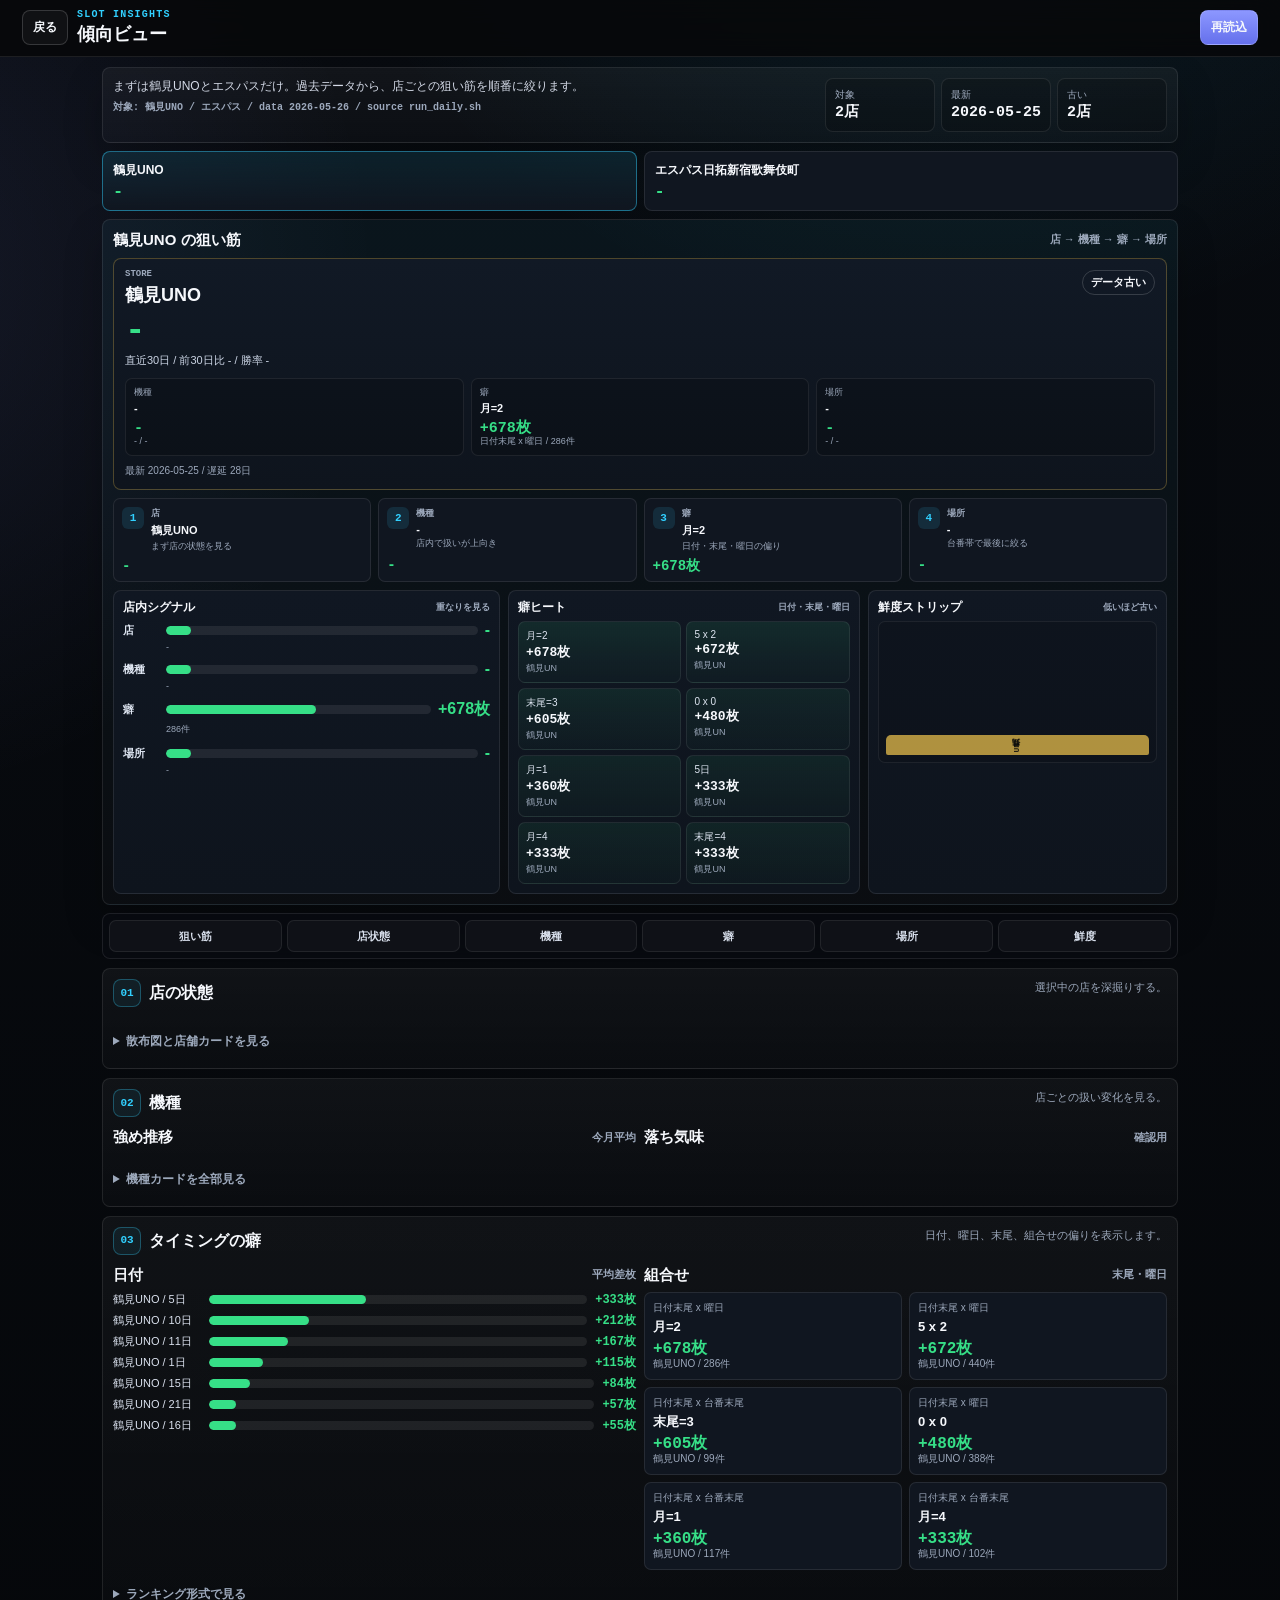
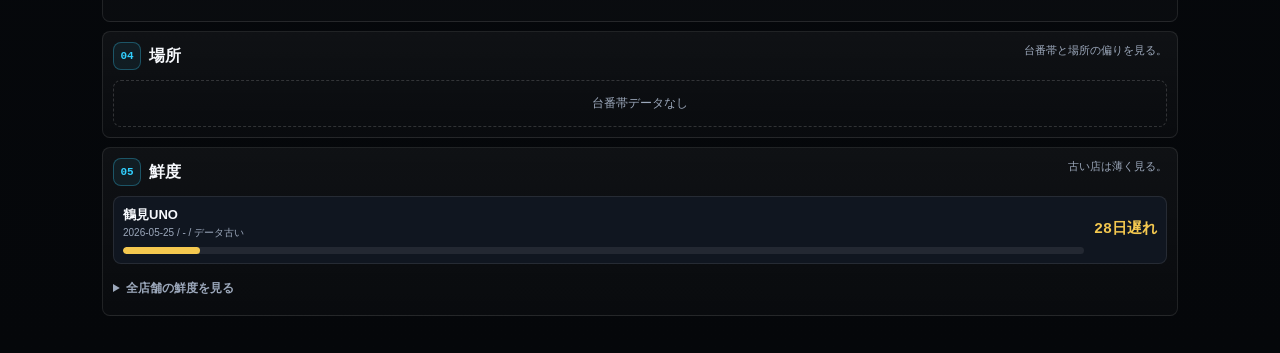
<file: insights/index.html>
<!DOCTYPE html>
<html lang="ja">
<head>
<meta charset="UTF-8">
<meta name="viewport" content="width=device-width, initial-scale=1.0">
<title>SLOT 傾向ビュー</title>
<link rel="stylesheet" href="./insights.css?v=1">
</head>
<body>
<header class="app-header">
  <a class="back-link" href="../index.html">戻る</a>
  <div>
    <div class="kicker">SLOT INSIGHTS</div>
    <h1>傾向ビュー</h1>
  </div>
  <button class="load-btn" id="reloadBtn" type="button">再読込</button>
</header>

<main>
  <section class="hero-panel">
    <div>
      <p class="hero-copy">まずは鶴見UNOとエスパスだけ。過去データから、店ごとの狙い筋を順番に絞ります。</p>
      <div class="status-line" id="statusLine">データ読込中...</div>
    </div>
    <div class="hero-stats" id="heroStats"></div>
  </section>

  <section class="store-switch-panel" id="storeSwitch"></section>

  <section class="snapshot-panel" id="snapshotView"></section>

  <nav class="section-nav" aria-label="分析ビュー">
    <a href="#snapshotView">狙い筋</a>
    <a href="#momentumSection">店状態</a>
    <a href="#modelSection">機種</a>
    <a href="#timingSection">癖</a>
    <a href="#bandSection">場所</a>
    <a href="#freshnessSection">鮮度</a>
  </nav>

  <section class="section-block compact" id="momentumSection">
    <div class="section-head">
      <div>
        <span>01</span>
        <h2>店の状態</h2>
      </div>
      <p>選択中の店を深掘りする。</p>
    </div>
    <div id="storeMomentumView"></div>
  </section>

  <section class="section-block compact" id="modelSection">
    <div class="section-head">
      <div>
        <span>02</span>
        <h2>機種</h2>
      </div>
      <p>店ごとの扱い変化を見る。</p>
    </div>
    <div id="modelView"></div>
  </section>

  <section class="section-block compact" id="timingSection">
    <div class="section-head">
      <div>
        <span>03</span>
        <h2>タイミングの癖</h2>
      </div>
      <p>日付、曜日、末尾、組合せの偏りを表示します。</p>
    </div>
    <div id="timingView"></div>
  </section>

  <section class="section-block compact" id="bandSection">
    <div class="section-head">
      <div>
        <span>04</span>
        <h2>場所</h2>
      </div>
      <p>台番帯と場所の偏りを見る。</p>
    </div>
    <div id="bandView"></div>
  </section>

  <section class="section-block compact" id="freshnessSection">
    <div class="section-head">
      <div>
        <span>05</span>
        <h2>鮮度</h2>
      </div>
      <p>古い店は薄く見る。</p>
    </div>
    <div id="freshnessView"></div>
  </section>
</main>

<script src="./insights.js?v=1"></script>
</body>
</html>
</file>
<file: insights/insights.css>
:root{
  --bg:#07090d;
  --panel:#10151d;
  --panel2:#151c27;
  --panel3:#0c1118;
  --line:rgba(255,255,255,.09);
  --line2:rgba(255,255,255,.16);
  --text:#f6f8fc;
  --muted:#9ca8bb;
  --plus:#36df87;
  --minus:#ff667c;
  --warn:#f4c84f;
  --accent:#8c97ff;
  --accent2:#31d0ff;
  --soft:#1d2634;
  --radius:8px;
  --mono:"SFMono-Regular","Menlo","Consolas",monospace;
  --sans:-apple-system,BlinkMacSystemFont,"Inter","Hiragino Sans","Yu Gothic",sans-serif;
}

*{box-sizing:border-box}
html,body{margin:0;min-height:100%;background:var(--bg);color:var(--text);font-family:var(--sans);letter-spacing:0}
html{scroll-behavior:smooth;scroll-padding-top:106px}
body{
  background:
    radial-gradient(circle at 75% -18%, rgba(49,208,255,.13), transparent 28%),
    radial-gradient(circle at -12% 14%, rgba(140,151,255,.11), transparent 24%),
    linear-gradient(180deg,#080b10 0%,#05070a 100%);
}
a{color:inherit}
button,select{font:inherit}

.app-header{
  position:sticky;top:0;z-index:10;
  display:grid;grid-template-columns:auto 1fr auto;gap:9px;align-items:center;
  padding:10px clamp(12px,3vw,22px);
  border-bottom:1px solid var(--line);
  background:rgba(7,8,10,.9);backdrop-filter:blur(14px);
}
.back-link,.load-btn{
  border:1px solid var(--line2);border-radius:var(--radius);
  background:rgba(255,255,255,.04);color:var(--text);text-decoration:none;
  padding:8px 10px;font-size:12px;font-weight:800;white-space:nowrap;
}
.load-btn{cursor:pointer;background:linear-gradient(180deg,#8c97ff,#6570ec)}
.kicker{color:var(--accent2);font:700 10px/1 var(--mono);letter-spacing:.12em}
h1{margin:3px 0 0;font-size:18px;line-height:1.25}

main{width:min(1120px,100%);margin:0 auto;padding:10px clamp(10px,2.6vw,22px) 28px}
.hero-panel,.snapshot-panel,.control-panel,.section-block{
  border:1px solid var(--line);border-radius:var(--radius);
  background:linear-gradient(180deg,rgba(255,255,255,.045),rgba(255,255,255,.018));
  box-shadow:0 18px 38px rgba(0,0,0,.22);
}
.hero-panel{display:grid;grid-template-columns:minmax(0,1fr) auto;gap:10px;padding:10px;margin-bottom:8px}
.hero-copy{margin:0;color:#d4dae7;font-size:12px;line-height:1.45}
.status-line{margin-top:6px;color:var(--muted);font:700 10px/1.35 var(--mono)}
.hero-stats{display:grid;grid-template-columns:repeat(3,minmax(72px,1fr));gap:6px;min-width:292px}
.hero-stat,.metric-card{
  min-width:0;border:1px solid var(--line);border-radius:var(--radius);
  background:rgba(0,0,0,.2);padding:9px;
}
.hero-stat span,.metric-card span,.mini-label{display:block;color:var(--muted);font-size:10px;line-height:1.35}
.hero-stat strong,.metric-card strong{display:block;margin-top:3px;font:800 15px/1.2 var(--mono);white-space:nowrap;overflow:hidden;text-overflow:ellipsis}

.snapshot-panel{padding:10px;margin-bottom:8px;background:linear-gradient(180deg,rgba(55,213,255,.055),rgba(255,255,255,.018))}
.snapshot-title{display:flex;align-items:center;justify-content:space-between;gap:10px;margin-bottom:8px}
.snapshot-title h2{font-size:15px}
.snapshot-title span{color:var(--muted);font-size:11px;font-weight:800}
.store-switch-panel{margin-bottom:8px}
.store-switcher{display:grid;grid-template-columns:repeat(2,minmax(0,1fr));gap:7px}
.store-switcher button{
  min-width:0;border:1px solid var(--line);border-radius:var(--radius);background:#101620;color:var(--text);
  padding:10px;text-align:left;cursor:pointer;
}
.store-switcher button.active{border-color:rgba(49,208,255,.45);background:linear-gradient(180deg,rgba(49,208,255,.12),#101620)}
.store-switcher span{display:block;font-size:12px;font-weight:900;white-space:nowrap;overflow:hidden;text-overflow:ellipsis}
.store-switcher b{display:block;margin-top:4px;font:900 17px/1 var(--mono)}
.store-plan-grid{display:grid;grid-template-columns:1fr;gap:8px}
.plan-card{
  border:1px solid var(--line);border-radius:var(--radius);background:linear-gradient(180deg,#111925,#0e141d);padding:11px;
}
.plan-card.up{border-color:rgba(54,223,135,.28);background:linear-gradient(180deg,rgba(54,223,135,.08),#101620)}
.plan-card.stale,.plan-card.thin{border-color:rgba(244,200,79,.28)}
.plan-head{display:flex;justify-content:space-between;gap:10px;align-items:start}
.plan-head span{display:block;color:var(--muted);font:900 9px/1 var(--mono)}
.plan-head strong{display:block;margin-top:5px;font-size:18px;line-height:1.25}
.plan-head b{border:1px solid var(--line2);border-radius:999px;padding:4px 8px;font-size:11px;white-space:nowrap}
.plan-main{margin-top:8px}
.plan-score{font:900 34px/1 var(--mono)}
.plan-main p{margin:5px 0 0;color:#cbd4e4;font-size:11px}
.plan-route{display:grid;grid-template-columns:repeat(3,minmax(0,1fr));gap:7px;margin-top:10px}
.signal-box{border:1px solid rgba(255,255,255,.08);border-radius:7px;background:rgba(0,0,0,.18);padding:8px;min-width:0}
.signal-box span,.signal-box small{display:block;color:var(--muted);font-size:9px;line-height:1.25}
.signal-box strong{display:block;margin-top:4px;font-size:11px;line-height:1.25;white-space:nowrap;overflow:hidden;text-overflow:ellipsis}
.signal-box b{display:block;margin-top:5px;font:900 15px/1 var(--mono)}
.plan-foot{margin-top:8px;color:var(--muted);font-size:10px}
.route-board{display:grid;grid-template-columns:repeat(4,minmax(0,1fr));gap:7px;margin-top:8px}
.route-step{
  border:1px solid var(--line);border-radius:7px;background:#101620;padding:8px;min-width:0;display:grid;grid-template-columns:auto minmax(0,1fr);gap:7px;
}
.route-step>span{display:grid;place-items:center;width:22px;height:22px;border-radius:6px;background:rgba(49,208,255,.12);color:var(--accent2);font:900 11px/1 var(--mono)}
.route-step b{display:block;color:var(--muted);font-size:9px}
.route-step strong{display:block;margin-top:3px;font-size:11px;white-space:nowrap;overflow:hidden;text-overflow:ellipsis}
.route-step small{display:block;margin-top:3px;color:var(--muted);font-size:9px;line-height:1.2}
.route-step em{grid-column:1 / -1;font:900 14px/1 var(--mono);font-style:normal}
.focus-meter{display:grid;gap:8px}
.focus-meter-row{display:grid;grid-template-columns:36px minmax(0,1fr) auto;gap:7px;align-items:center}
.focus-meter-row span{font-size:11px;color:#dfe6f2;font-weight:900}
.focus-meter-row small{grid-column:2 / -1;color:var(--muted);font-size:9px;margin-top:-4px}
.compare-bar{height:9px;border-radius:999px;background:rgba(255,255,255,.08);overflow:hidden}
.compare-bar i{display:block;height:100%;border-radius:inherit;background:var(--plus)}
.compare-bar i.down{background:var(--minus)}
.command-board{display:grid;grid-template-columns:1.35fr 1fr;gap:8px}
.command-main{
  min-width:0;border:1px solid rgba(54,223,135,.24);border-radius:var(--radius);
  background:linear-gradient(180deg,rgba(54,223,135,.09),#101620);padding:12px;
}
.command-main .overline,.command-tile .overline{display:flex;justify-content:space-between;gap:8px;color:var(--muted);font-size:10px;font-weight:900;margin-bottom:8px}
.command-main strong{display:block;font-size:17px;line-height:1.32;overflow:hidden;display:-webkit-box;-webkit-line-clamp:2;-webkit-box-orient:vertical}
.command-main .command-value{font:900 34px/1.05 var(--mono);margin-top:5px}
.command-main p{margin:7px 0 0;color:#cdd6e7;font-size:11px;line-height:1.42}
.command-tiles{display:grid;grid-template-columns:1fr;gap:8px}
.command-tile{
  min-width:0;border:1px solid var(--line);border-radius:var(--radius);background:#101620;padding:10px;
}
.command-tile.warn{border-color:rgba(244,200,79,.28);background:linear-gradient(180deg,rgba(244,200,79,.055),#101620)}
.command-tile.up{border-color:rgba(54,223,135,.24)}
.command-tile strong{display:block;font-size:13px;line-height:1.3;white-space:nowrap;overflow:hidden;text-overflow:ellipsis}
.command-tile b{display:block;margin-top:3px;font:900 18px/1.05 var(--mono)}
.command-tile p{margin:5px 0 0;color:var(--muted);font-size:10px;line-height:1.35}
.command-chips{display:flex;flex-wrap:wrap;gap:5px;margin-top:9px}
.dashboard-grid{display:grid;grid-template-columns:1.1fr 1fr .85fr;gap:8px;margin-top:8px}
.viz-card{
  min-width:0;border:1px solid var(--line);border-radius:var(--radius);
  background:linear-gradient(180deg,#101722,#0e141d);padding:9px;
}
.viz-head{display:flex;align-items:center;justify-content:space-between;gap:8px;margin-bottom:7px}
.viz-head strong{font-size:12px;line-height:1.2}
.viz-head span{color:var(--muted);font-size:9px;font-weight:800;white-space:nowrap}
.momentum-map{
  position:relative;height:142px;border:1px solid rgba(255,255,255,.07);border-radius:7px;
  background:linear-gradient(180deg,rgba(54,223,135,.035),rgba(255,102,124,.025));
  overflow:hidden;
}
.momentum-map::before,.momentum-map::after{content:"";position:absolute;background:rgba(255,255,255,.09)}
.momentum-map::before{left:0;right:0;top:50%;height:1px}.momentum-map::after{top:0;bottom:0;left:50%;width:1px}
.map-dot{
  position:absolute;transform:translate(-50%,-50%);display:grid;place-items:center;min-width:30px;height:22px;
  border:1px solid rgba(255,255,255,.18);border-radius:999px;background:#171f2b;color:#e9eef8;
}
.map-dot b{font:900 9px/1 var(--mono)}
.map-dot.up{background:rgba(54,223,135,.18);border-color:rgba(54,223,135,.45)}
.map-dot.down{background:rgba(255,102,124,.16);border-color:rgba(255,102,124,.42)}
.map-dot.stale,.map-dot.thin{background:rgba(244,200,79,.14);border-color:rgba(244,200,79,.4)}
.heat-matrix{display:grid;grid-template-columns:repeat(2,minmax(0,1fr));gap:5px}
.heat-tile{
  min-width:0;border:1px solid rgba(255,255,255,.08);border-radius:7px;padding:7px;
  background:linear-gradient(180deg,rgba(54,223,135,var(--heat-alpha)),rgba(54,223,135,.025));
}
.heat-tile.down{background:linear-gradient(180deg,rgba(255,102,124,var(--heat-alpha)),rgba(255,102,124,.025))}
.heat-tile span{display:block;color:#dfe6f2;font-size:10px;white-space:nowrap;overflow:hidden;text-overflow:ellipsis}
.heat-tile b{display:block;margin-top:3px;font:900 13px/1 var(--mono)}
.heat-tile small{display:block;margin-top:3px;color:var(--muted);font-size:9px;white-space:nowrap;overflow:hidden;text-overflow:ellipsis}
.fresh-strip{display:flex;align-items:end;gap:4px;height:142px;border:1px solid rgba(255,255,255,.07);border-radius:7px;padding:7px;background:rgba(0,0,0,.12)}
.fresh-cell{
  flex:1 1 0;min-width:12px;border-radius:5px 5px 2px 2px;background:rgba(54,223,135,.55);
  display:flex;align-items:end;justify-content:center;overflow:hidden;
}
.fresh-cell.stale{background:rgba(244,200,79,.7)}
.fresh-cell i{writing-mode:vertical-rl;transform:rotate(180deg);font:900 8px/1 var(--mono);color:rgba(5,7,10,.82);padding:3px 0}
.signal-card{
  position:relative;min-width:0;border:1px solid var(--line);border-radius:var(--radius);
  background:linear-gradient(180deg,#121924,#0f141d);padding:12px;overflow:hidden;
}
.signal-card::before{content:"";position:absolute;inset:0 0 auto;height:3px;background:var(--accent)}
.signal-card.up::before{background:var(--plus)}.signal-card.down::before{background:var(--minus)}
.signal-card.stale::before,.signal-card.thin::before{background:var(--warn)}
.signal-card .label{display:flex;align-items:center;justify-content:space-between;gap:8px;color:var(--muted);font-size:10px;font-weight:800;margin-bottom:8px}
.signal-card strong{display:block;font-size:16px;line-height:1.3;overflow:hidden;display:-webkit-box;-webkit-line-clamp:2;-webkit-box-orient:vertical}
.signal-card .big{font:900 30px/1.05 var(--mono);margin-top:5px}
.signal-card p{margin:8px 0 0;color:#cbd3e2;font-size:11px;line-height:1.45}
.signal-mini{display:grid;grid-template-columns:repeat(3,minmax(0,1fr));gap:6px;margin-top:8px}
.signal-mini div{border:1px solid rgba(255,255,255,.08);border-radius:7px;padding:7px;background:rgba(0,0,0,.18)}
.signal-mini span{display:block;color:var(--muted);font-size:9px}
.signal-mini b{display:block;margin-top:2px;font:800 12px/1.2 var(--mono)}
.pill-row{display:flex;flex-wrap:wrap;gap:5px;margin-top:9px}
.pill{border:1px solid var(--line2);border-radius:999px;padding:4px 7px;color:#cfd7e7;background:rgba(255,255,255,.04);font-size:10px;font-weight:800}
.section-nav{
  position:sticky;top:58px;z-index:8;display:grid;grid-template-columns:repeat(6,minmax(0,1fr));gap:5px;
  margin:0 0 8px;padding:6px;border:1px solid var(--line);border-radius:var(--radius);
  background:rgba(8,11,16,.88);backdrop-filter:blur(12px);
}
.section-nav a{
  display:grid;place-items:center;min-height:32px;border:1px solid rgba(255,255,255,.08);border-radius:7px;
  color:#d8dfec;text-decoration:none;background:rgba(255,255,255,.035);font-size:11px;font-weight:900;
}
.section-nav a:active{background:rgba(49,208,255,.14);border-color:rgba(49,208,255,.28)}
.control-panel{display:grid;grid-template-columns:1fr 180px;gap:9px;padding:9px;margin-bottom:9px}
label span{display:block;color:var(--muted);font-size:10px;font-weight:800;margin-bottom:4px}
select{
  width:100%;min-height:40px;border:1px solid var(--line2);border-radius:var(--radius);
  background:#111722;color:var(--text);padding:8px 9px;
}

.section-block{padding:10px;margin:9px 0}
.section-block.compact{box-shadow:none}
.section-head{display:flex;justify-content:space-between;gap:12px;align-items:flex-start;margin-bottom:10px}
.section-head div{display:flex;align-items:center;gap:8px}
.section-head span{
  display:inline-grid;place-items:center;width:28px;height:28px;border:1px solid rgba(55,213,255,.3);
  border-radius:var(--radius);color:var(--accent2);font:800 11px/1 var(--mono);background:rgba(55,213,255,.07)
}
h2{margin:0;font-size:16px;line-height:1.3}
.section-head p{margin:0;color:var(--muted);font-size:11px;line-height:1.5;text-align:right;max-width:360px}

.grid{display:grid;gap:8px}
.grid.cols-2{grid-template-columns:repeat(2,minmax(0,1fr))}
.grid.cols-3{grid-template-columns:repeat(3,minmax(0,1fr))}
.grid.cols-4{grid-template-columns:repeat(4,minmax(0,1fr))}
.card{
  min-width:0;border:1px solid var(--line);border-left:3px solid var(--accent);
  border-radius:var(--radius);background:#101620;padding:10px;
}
.card.up{border-left-color:var(--plus);background:linear-gradient(180deg,rgba(52,210,123,.06),#101620)}
.card.down{border-left-color:var(--minus);background:linear-gradient(180deg,rgba(255,111,131,.06),#101620)}
.card.thin{border-left-color:var(--warn)}
.card.stale{border-left-color:var(--warn);background:linear-gradient(180deg,rgba(255,205,87,.06),#101620)}
.card-head{display:flex;justify-content:space-between;align-items:flex-start;gap:8px;margin-bottom:8px}
.card-head strong{font-size:13px;line-height:1.35;overflow:hidden;display:-webkit-box;-webkit-line-clamp:2;-webkit-box-orient:vertical}
.badge{flex:0 0 auto;border:1px solid var(--line2);border-radius:999px;padding:3px 7px;font-size:10px;font-weight:800;color:#dce2ee;background:rgba(255,255,255,.04)}
.badge.up{color:var(--plus);border-color:rgba(52,210,123,.35)}
.badge.down{color:var(--minus);border-color:rgba(255,111,131,.35)}
.badge.thin,.badge.stale{color:var(--warn);border-color:rgba(255,205,87,.35)}
.metrics{display:grid;grid-template-columns:repeat(2,minmax(0,1fr));gap:6px}
.metric{min-width:0;border:1px solid rgba(255,255,255,.07);border-radius:6px;padding:7px;background:rgba(0,0,0,.16)}
.metric b{display:block;margin-top:2px;font:800 13px/1.2 var(--mono);white-space:nowrap;overflow:hidden;text-overflow:ellipsis}
.plus{color:var(--plus)}.minus{color:var(--minus)}.warn{color:var(--warn)}.accent{color:var(--accent2)}
.note{margin-top:8px;color:var(--muted);font-size:11px;line-height:1.45}

.summary-strip{display:grid;gap:7px;margin-bottom:8px}
.summary-row{
  display:grid;grid-template-columns:minmax(0,1fr) auto;gap:10px;align-items:center;
  border:1px solid var(--line);border-radius:var(--radius);background:#101620;padding:9px;
}
.summary-main strong{display:block;font-size:13px;line-height:1.35;white-space:nowrap;overflow:hidden;text-overflow:ellipsis}
.summary-main span{display:block;margin-top:2px;color:var(--muted);font-size:10px}
.bar{height:7px;border-radius:999px;background:rgba(255,255,255,.08);overflow:hidden;margin-top:7px}
.bar i{display:block;height:100%;border-radius:inherit;background:var(--accent)}
.bar i.up{background:var(--plus)}.bar i.down{background:var(--minus)}.bar i.thin,.bar i.stale{background:var(--warn)}
.summary-score{text-align:right;font:900 15px/1.1 var(--mono)}
.compact-details{margin-top:8px}
.compact-details summary{cursor:pointer;color:var(--muted);font-size:12px;font-weight:800;padding:8px 0}
.visual-board{display:grid;grid-template-columns:1fr 1fr;gap:8px}
.mini-chart{display:grid;gap:6px}
.chart-row{display:grid;grid-template-columns:88px minmax(0,1fr) auto;gap:8px;align-items:center}
.chart-row span{font-size:11px;color:#dbe2ef;white-space:nowrap;overflow:hidden;text-overflow:ellipsis}
.chart-row b{font:800 12px/1 var(--mono)}
.chart-bar{height:9px;border-radius:999px;background:rgba(255,255,255,.08);overflow:hidden}
.chart-bar i{display:block;height:100%;border-radius:inherit;background:var(--plus)}
.chart-bar i.down{background:var(--minus)}.chart-bar i.thin{background:var(--warn)}
.tile-grid{display:grid;grid-template-columns:repeat(2,minmax(0,1fr));gap:7px}
.tile{
  min-width:0;border:1px solid var(--line);border-radius:7px;background:#101620;padding:8px;
}
.tile span{display:block;color:var(--muted);font-size:10px}
.tile strong{display:block;margin-top:4px;font-size:13px;line-height:1.3;white-space:nowrap;overflow:hidden;text-overflow:ellipsis}
.tile b{display:block;margin-top:5px;font:900 16px/1 var(--mono)}
.scatter{position:relative;height:230px;border:1px solid var(--line);border-radius:var(--radius);background:#0d131c;margin-bottom:9px;overflow:hidden}
.scatter::before,.scatter::after{content:"";position:absolute;background:rgba(255,255,255,.08)}
.scatter::before{left:0;right:0;top:50%;height:1px}.scatter::after{top:0;bottom:0;left:50%;width:1px}
.point{
  position:absolute;transform:translate(-50%,-50%);min-width:34px;height:26px;border:1px solid rgba(255,255,255,.24);
  border-radius:999px;background:#171e2b;color:var(--text);font:800 10px/24px var(--mono);text-align:center;
}
.point.up{background:rgba(52,210,123,.18);border-color:rgba(52,210,123,.5)}
.point.down{background:rgba(255,111,131,.16);border-color:rgba(255,111,131,.45)}

.rank-list{display:grid;gap:7px}
.rank-row{
  display:grid;grid-template-columns:34px minmax(0,1fr) auto;gap:8px;align-items:center;
  border:1px solid var(--line);border-radius:var(--radius);background:#101620;padding:8px;
}
.rank-num{font:800 11px/1 var(--mono);color:var(--muted)}
.rank-main strong{display:block;font-size:12px;line-height:1.35;white-space:nowrap;overflow:hidden;text-overflow:ellipsis}
.rank-main span{display:block;margin-top:2px;color:var(--muted);font-size:10px;line-height:1.35}
.rank-score{text-align:right;font:800 12px/1.25 var(--mono)}

.heat-strip{display:grid;grid-template-columns:repeat(5,minmax(0,1fr));gap:6px}
.heat-cell{border:1px solid var(--line);border-radius:7px;padding:8px;background:#101620;min-width:0}
.heat-cell strong{display:block;font-size:12px;line-height:1.3;white-space:nowrap;overflow:hidden;text-overflow:ellipsis}
.heat-cell span{display:block;margin-top:4px;font:800 12px/1 var(--mono)}

.empty{border:1px dashed var(--line2);border-radius:var(--radius);padding:14px;color:var(--muted);font-size:12px;text-align:center}

@media(max-width:700px){
  .app-header{grid-template-columns:auto 1fr auto}
  .back-link{width:max-content}
  h1{font-size:17px}
  .hero-panel{grid-template-columns:1fr}
  .hero-stats{min-width:0;grid-template-columns:repeat(3,minmax(0,1fr))}
  .hero-stat{padding:7px}
  .hero-stat strong{font-size:14px}
  .store-switcher button{padding:9px}
  .plan-head strong{font-size:17px}
  .plan-score{font-size:32px}
  .plan-route{grid-template-columns:1fr}
  .route-board{grid-template-columns:repeat(2,minmax(0,1fr))}
  .command-board{grid-template-columns:1fr}
  .command-tiles{grid-template-columns:repeat(3,minmax(0,1fr))}
  .command-main .command-value{font-size:32px}
  .command-tile{padding:8px}
  .command-tile strong{font-size:11px}
  .command-tile b{font-size:15px}
  .command-tile p{display:none}
  .dashboard-grid{grid-template-columns:1fr}
  .momentum-map,.fresh-strip{height:126px}
  .heat-matrix{grid-template-columns:repeat(2,minmax(0,1fr))}
  .signal-grid{grid-template-columns:1fr}
  .signal-card strong{font-size:15px}
  .signal-card .big{font-size:26px}
  .section-nav{top:57px;grid-template-columns:repeat(6,minmax(44px,1fr));gap:4px;padding:5px;overflow-x:auto}
  .section-nav a{min-height:30px;font-size:10px}
  .control-panel{grid-template-columns:minmax(0,1fr) 112px;gap:7px;padding:8px}
  label span{font-size:9px;margin-bottom:3px}
  select{min-height:38px;font-size:12px}
  .section-head{display:flex;align-items:center}
  .section-head p{display:none}
  .grid.cols-2,.grid.cols-3,.grid.cols-4{grid-template-columns:1fr}
  .visual-board{grid-template-columns:1fr}
  .metrics{grid-template-columns:repeat(2,minmax(0,1fr))}
  .scatter{height:210px}
  .rank-row{grid-template-columns:28px minmax(0,1fr);align-items:start}
  .rank-score{grid-column:2;text-align:left}
  .heat-strip{grid-template-columns:1fr}
}
</file>
